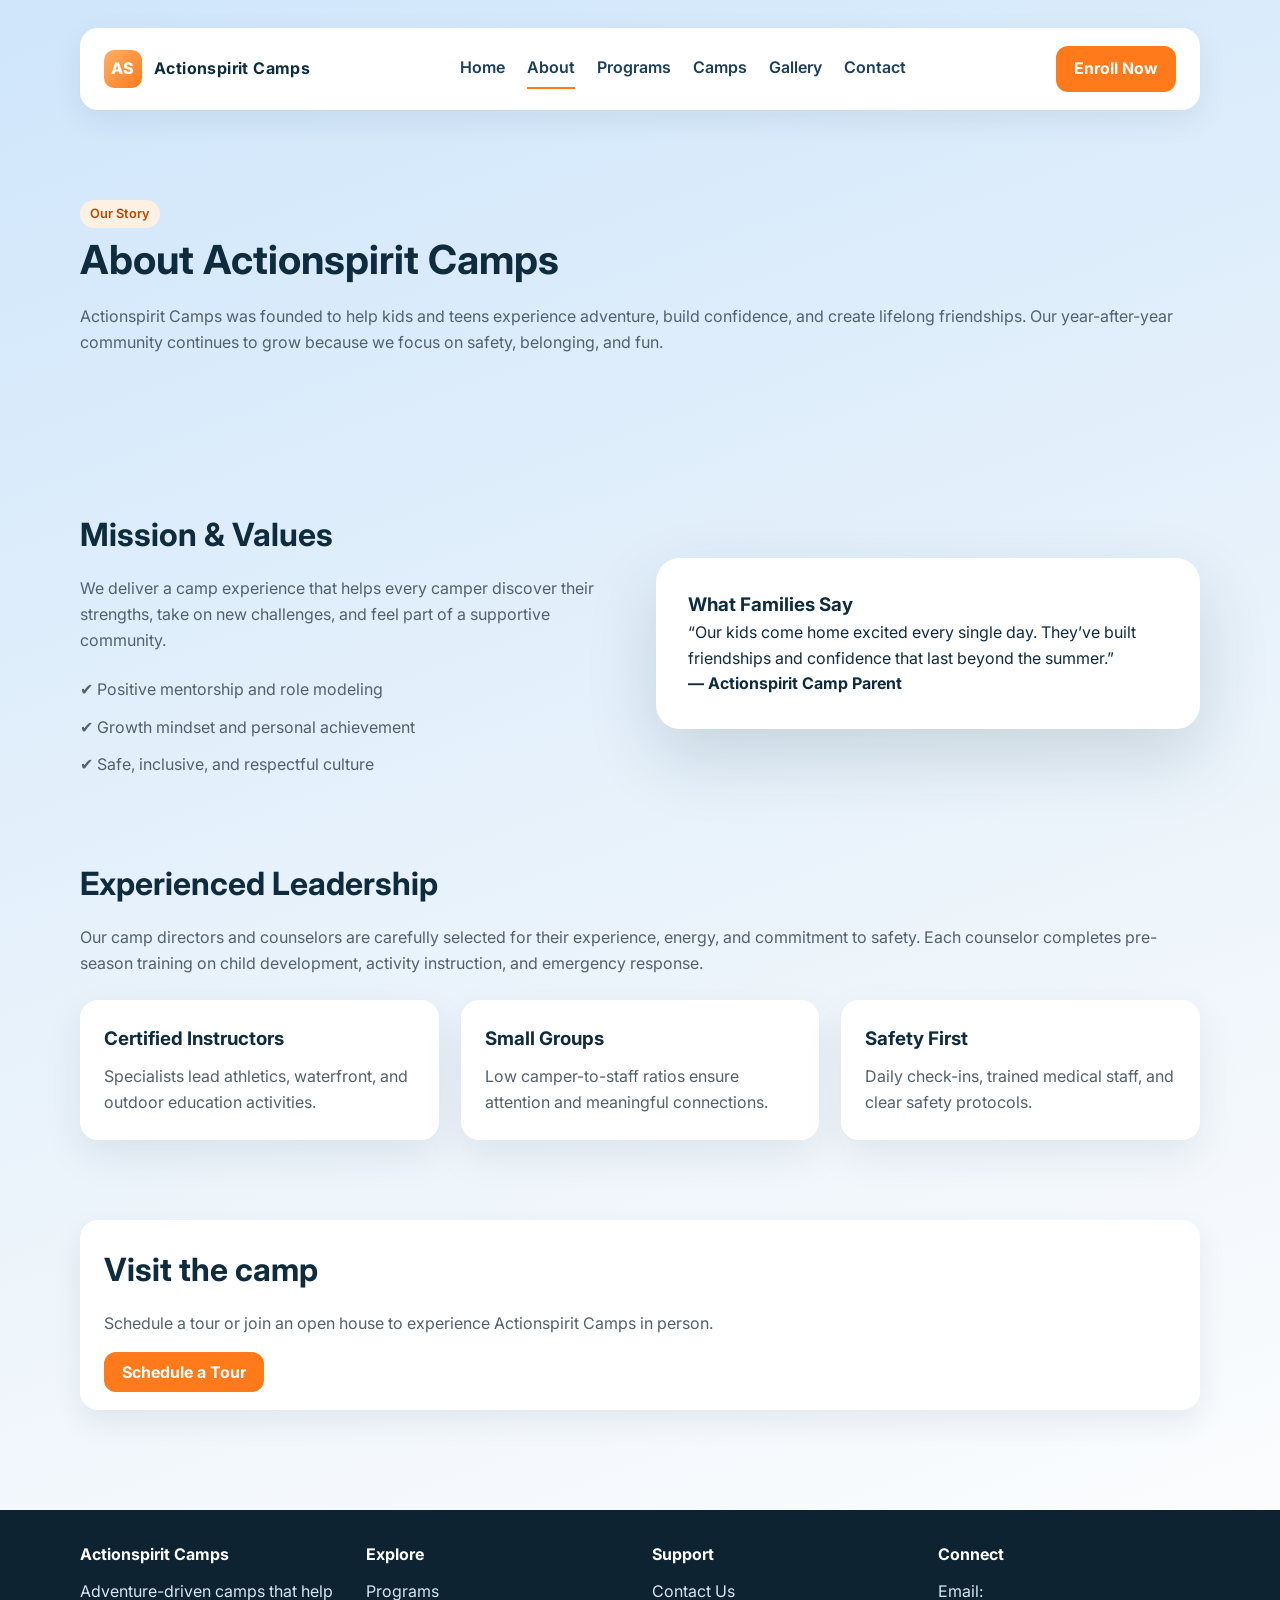
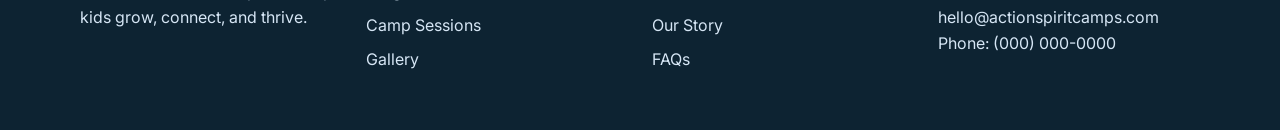
<file: about.html>
<!DOCTYPE html>
<html lang="en">
<head>
  <meta charset="UTF-8" />
  <meta name="viewport" content="width=device-width, initial-scale=1.0" />
  <title>About Actionspirit Camps</title>
  <link rel="stylesheet" href="styles.css" />
  <link rel="preconnect" href="https://fonts.googleapis.com" />
  <link rel="preconnect" href="https://fonts.gstatic.com" crossorigin />
  <link href="https://fonts.googleapis.com/css2?family=Inter:wght@400;500;600;700;800&display=swap" rel="stylesheet" />
</head>
<body data-page="about">
  <header class="header container">
    <nav class="navbar">
      <div class="brand">
        <div class="brand-mark">AS</div>
        <span>Actionspirit Camps</span>
      </div>
      <div class="nav-links">
        <a href="index.html" data-page="home">Home</a>
        <a href="about.html" data-page="about">About</a>
        <a href="programs.html" data-page="programs">Programs</a>
        <a href="camps.html" data-page="camps">Camps</a>
        <a href="gallery.html" data-page="gallery">Gallery</a>
        <a href="contact.html" data-page="contact">Contact</a>
      </div>
      <a class="cta-button" href="contact.html">Enroll Now</a>
    </nav>
  </header>

  <main class="container">
    <section class="page-hero">
      <span class="tag">Our Story</span>
      <h1>About Actionspirit Camps</h1>
      <p class="section-lead">
        Actionspirit Camps was founded to help kids and teens experience adventure, build confidence, and create lifelong
        friendships. Our year-after-year community continues to grow because we focus on safety, belonging, and fun.
      </p>
    </section>

    <section class="section split">
      <div>
        <h2 class="section-title">Mission &amp; Values</h2>
        <p class="section-lead">
          We deliver a camp experience that helps every camper discover their strengths, take on new challenges, and feel
          part of a supportive community.
        </p>
        <div class="list">
          <span>✔️ Positive mentorship and role modeling</span>
          <span>✔️ Growth mindset and personal achievement</span>
          <span>✔️ Safe, inclusive, and respectful culture</span>
        </div>
      </div>
      <div class="highlight">
        <h3>What Families Say</h3>
        <p>
          “Our kids come home excited every single day. They’ve built friendships and confidence that last beyond the
          summer.”
        </p>
        <p><strong>— Actionspirit Camp Parent</strong></p>
      </div>
    </section>

    <section class="section">
      <h2 class="section-title">Experienced Leadership</h2>
      <p class="section-lead">
        Our camp directors and counselors are carefully selected for their experience, energy, and commitment to safety.
        Each counselor completes pre-season training on child development, activity instruction, and emergency response.
      </p>
      <div class="grid-3">
        <div class="card">
          <h3>Certified Instructors</h3>
          <p>Specialists lead athletics, waterfront, and outdoor education activities.</p>
        </div>
        <div class="card">
          <h3>Small Groups</h3>
          <p>Low camper-to-staff ratios ensure attention and meaningful connections.</p>
        </div>
        <div class="card">
          <h3>Safety First</h3>
          <p>Daily check-ins, trained medical staff, and clear safety protocols.</p>
        </div>
      </div>
    </section>

    <section class="section">
      <div class="banner">
        <h2 class="section-title">Visit the camp</h2>
        <p class="section-lead">Schedule a tour or join an open house to experience Actionspirit Camps in person.</p>
        <a class="cta-button" href="contact.html">Schedule a Tour</a>
      </div>
    </section>
  </main>

  <footer class="footer">
    <div class="container footer-grid">
      <div>
        <h4>Actionspirit Camps</h4>
        <p>Adventure-driven camps that help kids grow, connect, and thrive.</p>
      </div>
      <div>
        <h4>Explore</h4>
        <a href="programs.html">Programs</a>
        <a href="camps.html">Camp Sessions</a>
        <a href="gallery.html">Gallery</a>
      </div>
      <div>
        <h4>Support</h4>
        <a href="contact.html">Contact Us</a>
        <a href="about.html">Our Story</a>
        <a href="contact.html">FAQs</a>
      </div>
      <div>
        <h4>Connect</h4>
        <p>Email: hello@actionspiritcamps.com</p>
        <p>Phone: (000) 000-0000</p>
      </div>
    </div>
  </footer>

  <script src="scripts.js"></script>
</body>
</html>
</file>
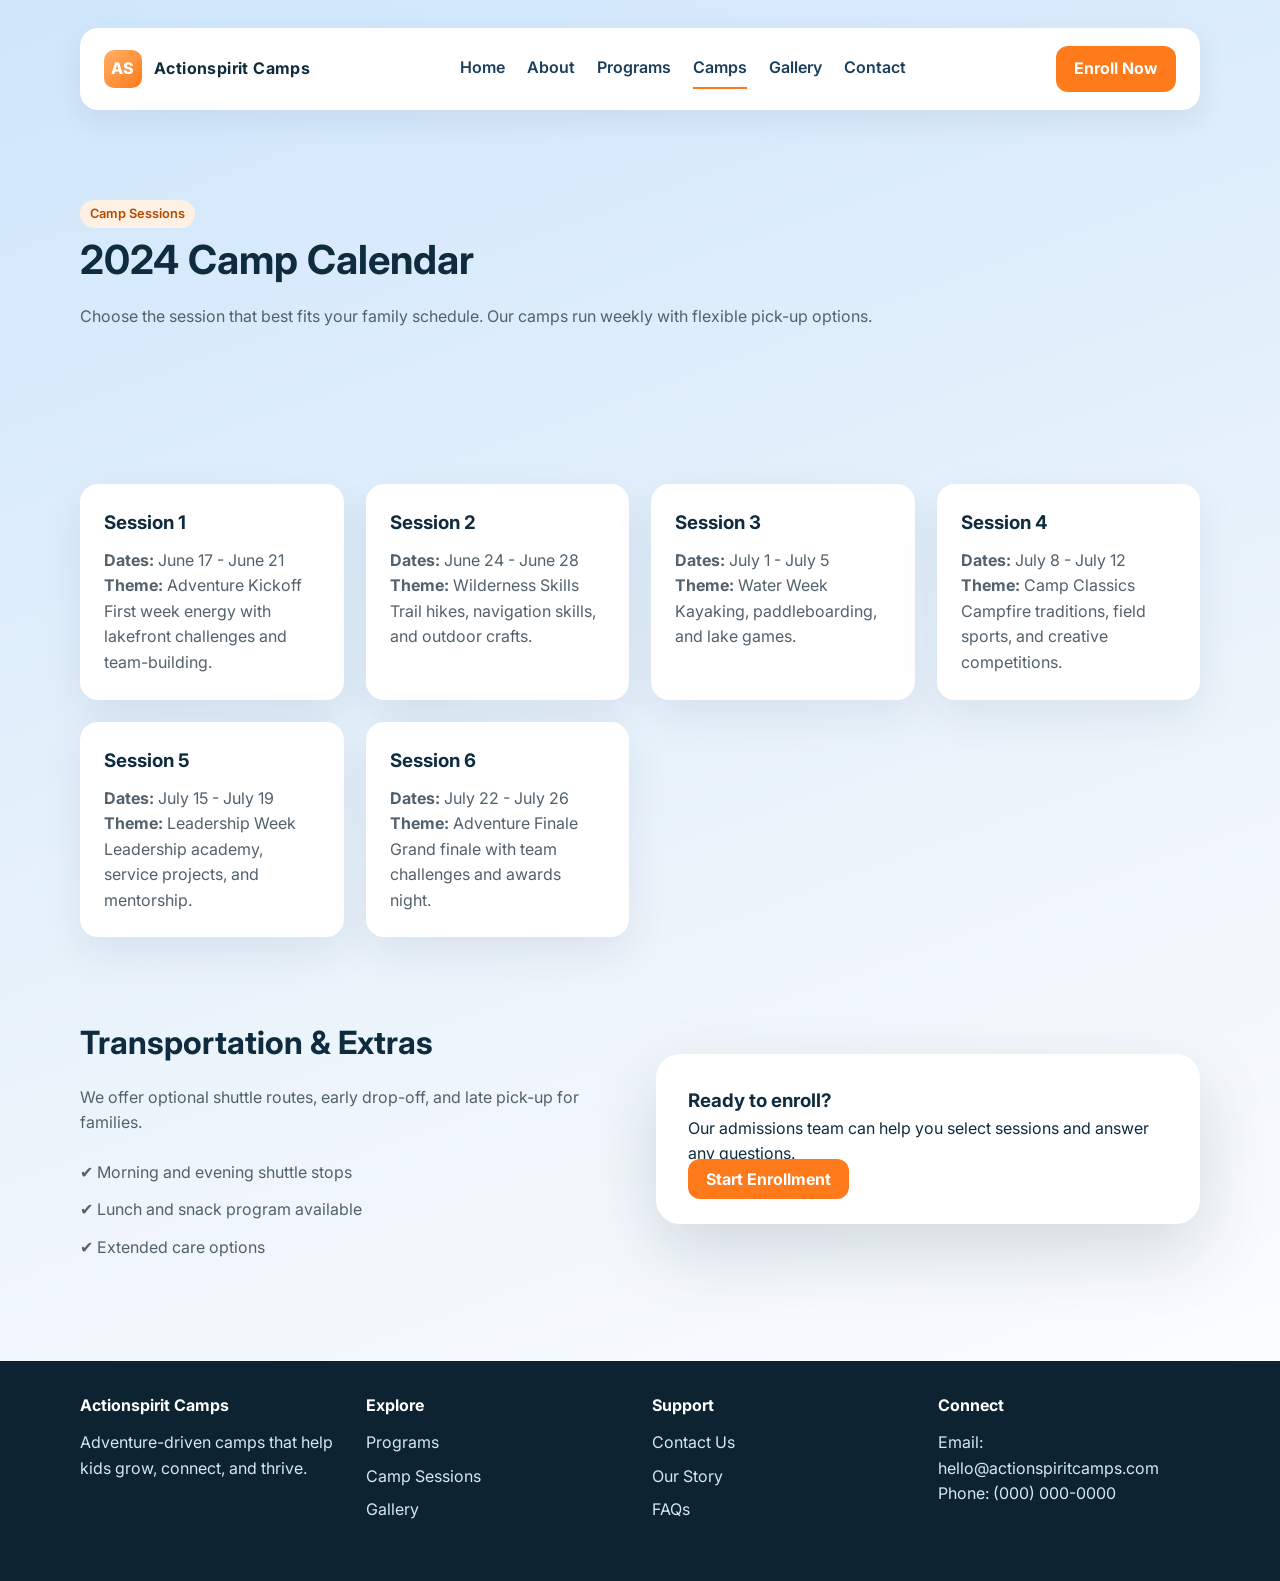
<file: camps.html>
<!DOCTYPE html>
<html lang="en">
<head>
  <meta charset="UTF-8" />
  <meta name="viewport" content="width=device-width, initial-scale=1.0" />
  <title>Camp Sessions | Actionspirit Camps</title>
  <link rel="stylesheet" href="styles.css" />
  <link rel="preconnect" href="https://fonts.googleapis.com" />
  <link rel="preconnect" href="https://fonts.gstatic.com" crossorigin />
  <link href="https://fonts.googleapis.com/css2?family=Inter:wght@400;500;600;700;800&display=swap" rel="stylesheet" />
</head>
<body data-page="camps">
  <header class="header container">
    <nav class="navbar">
      <div class="brand">
        <div class="brand-mark">AS</div>
        <span>Actionspirit Camps</span>
      </div>
      <div class="nav-links">
        <a href="index.html" data-page="home">Home</a>
        <a href="about.html" data-page="about">About</a>
        <a href="programs.html" data-page="programs">Programs</a>
        <a href="camps.html" data-page="camps">Camps</a>
        <a href="gallery.html" data-page="gallery">Gallery</a>
        <a href="contact.html" data-page="contact">Contact</a>
      </div>
      <a class="cta-button" href="contact.html">Enroll Now</a>
    </nav>
  </header>

  <main class="container">
    <section class="page-hero">
      <span class="tag">Camp Sessions</span>
      <h1>2024 Camp Calendar</h1>
      <p class="section-lead">
        Choose the session that best fits your family schedule. Our camps run weekly with flexible pick-up options.
      </p>
    </section>

    <section class="section grid-3">
      <div class="card">
        <h3>Session 1</h3>
        <p><strong>Dates:</strong> June 17 - June 21</p>
        <p><strong>Theme:</strong> Adventure Kickoff</p>
        <p>First week energy with lakefront challenges and team-building.</p>
      </div>
      <div class="card">
        <h3>Session 2</h3>
        <p><strong>Dates:</strong> June 24 - June 28</p>
        <p><strong>Theme:</strong> Wilderness Skills</p>
        <p>Trail hikes, navigation skills, and outdoor crafts.</p>
      </div>
      <div class="card">
        <h3>Session 3</h3>
        <p><strong>Dates:</strong> July 1 - July 5</p>
        <p><strong>Theme:</strong> Water Week</p>
        <p>Kayaking, paddleboarding, and lake games.</p>
      </div>
      <div class="card">
        <h3>Session 4</h3>
        <p><strong>Dates:</strong> July 8 - July 12</p>
        <p><strong>Theme:</strong> Camp Classics</p>
        <p>Campfire traditions, field sports, and creative competitions.</p>
      </div>
      <div class="card">
        <h3>Session 5</h3>
        <p><strong>Dates:</strong> July 15 - July 19</p>
        <p><strong>Theme:</strong> Leadership Week</p>
        <p>Leadership academy, service projects, and mentorship.</p>
      </div>
      <div class="card">
        <h3>Session 6</h3>
        <p><strong>Dates:</strong> July 22 - July 26</p>
        <p><strong>Theme:</strong> Adventure Finale</p>
        <p>Grand finale with team challenges and awards night.</p>
      </div>
    </section>

    <section class="section split">
      <div>
        <h2 class="section-title">Transportation &amp; Extras</h2>
        <p class="section-lead">We offer optional shuttle routes, early drop-off, and late pick-up for families.</p>
        <div class="list">
          <span>✔️ Morning and evening shuttle stops</span>
          <span>✔️ Lunch and snack program available</span>
          <span>✔️ Extended care options</span>
        </div>
      </div>
      <div class="highlight">
        <h3>Ready to enroll?</h3>
        <p>Our admissions team can help you select sessions and answer any questions.</p>
        <a class="cta-button" href="contact.html">Start Enrollment</a>
      </div>
    </section>
  </main>

  <footer class="footer">
    <div class="container footer-grid">
      <div>
        <h4>Actionspirit Camps</h4>
        <p>Adventure-driven camps that help kids grow, connect, and thrive.</p>
      </div>
      <div>
        <h4>Explore</h4>
        <a href="programs.html">Programs</a>
        <a href="camps.html">Camp Sessions</a>
        <a href="gallery.html">Gallery</a>
      </div>
      <div>
        <h4>Support</h4>
        <a href="contact.html">Contact Us</a>
        <a href="about.html">Our Story</a>
        <a href="contact.html">FAQs</a>
      </div>
      <div>
        <h4>Connect</h4>
        <p>Email: hello@actionspiritcamps.com</p>
        <p>Phone: (000) 000-0000</p>
      </div>
    </div>
  </footer>

  <script src="scripts.js"></script>
</body>
</html>
</file>
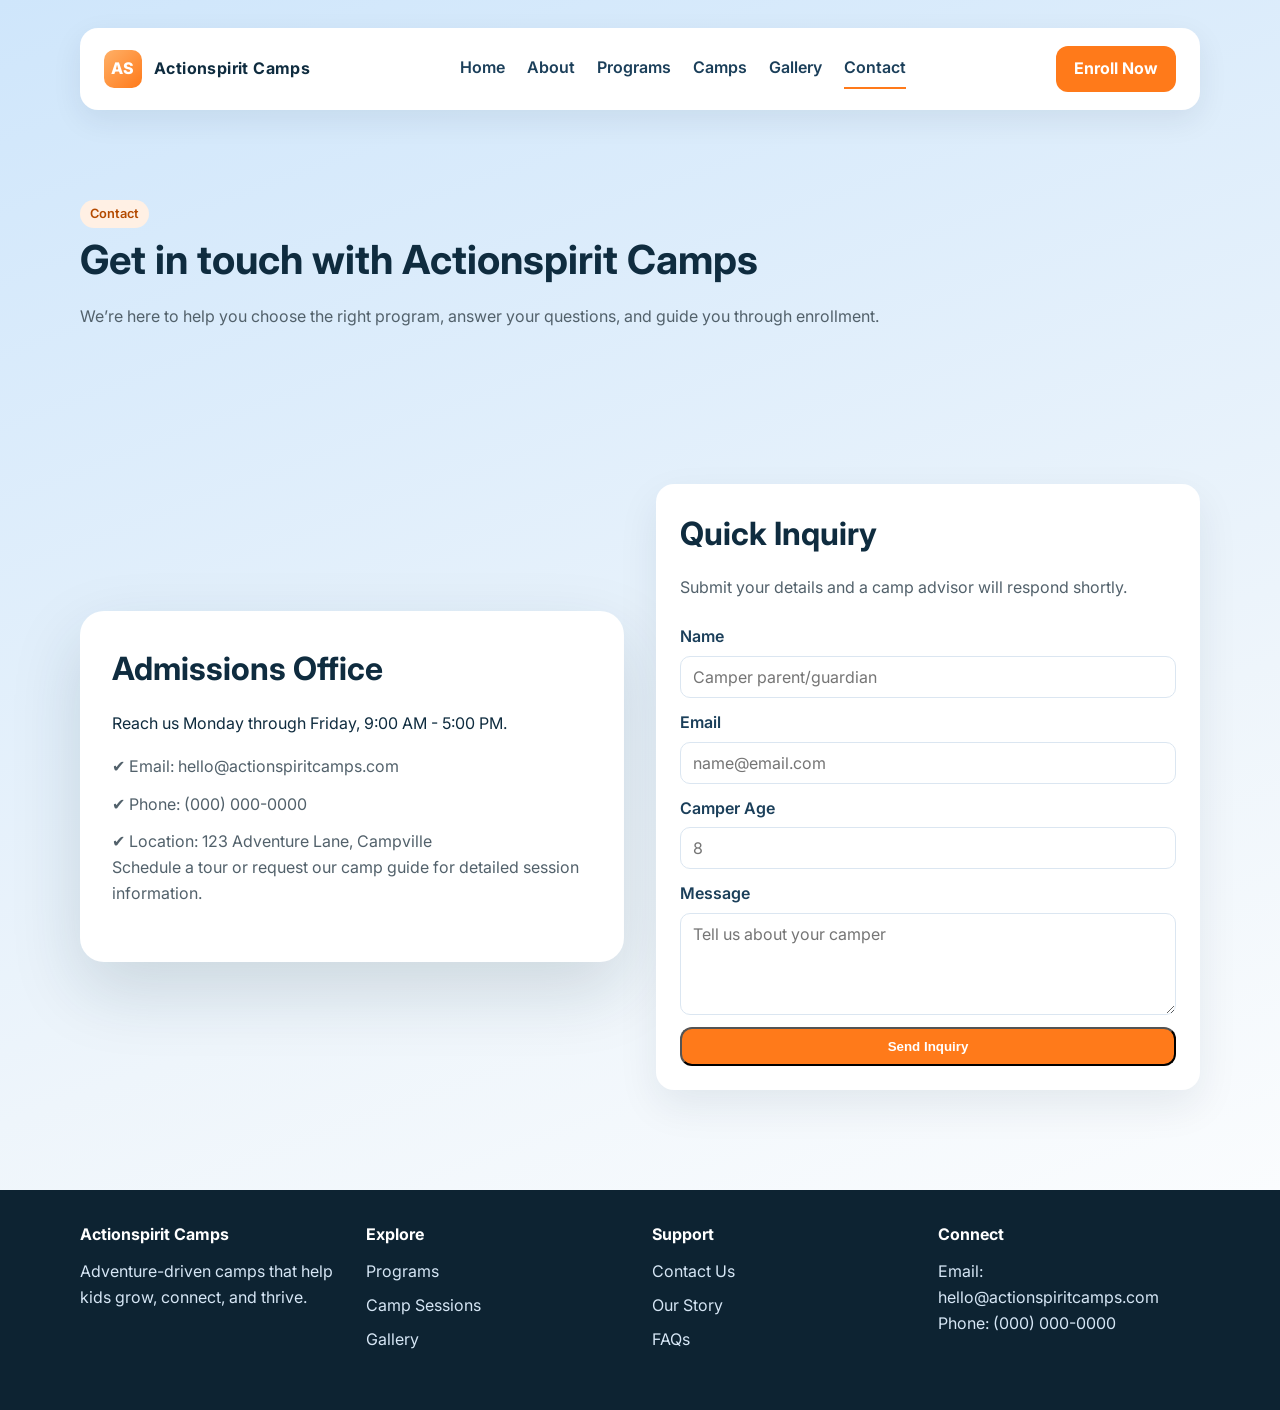
<file: contact.html>
<!DOCTYPE html>
<html lang="en">
<head>
  <meta charset="UTF-8" />
  <meta name="viewport" content="width=device-width, initial-scale=1.0" />
  <title>Contact | Actionspirit Camps</title>
  <link rel="stylesheet" href="styles.css" />
  <link rel="preconnect" href="https://fonts.googleapis.com" />
  <link rel="preconnect" href="https://fonts.gstatic.com" crossorigin />
  <link href="https://fonts.googleapis.com/css2?family=Inter:wght@400;500;600;700;800&display=swap" rel="stylesheet" />
</head>
<body data-page="contact">
  <header class="header container">
    <nav class="navbar">
      <div class="brand">
        <div class="brand-mark">AS</div>
        <span>Actionspirit Camps</span>
      </div>
      <div class="nav-links">
        <a href="index.html" data-page="home">Home</a>
        <a href="about.html" data-page="about">About</a>
        <a href="programs.html" data-page="programs">Programs</a>
        <a href="camps.html" data-page="camps">Camps</a>
        <a href="gallery.html" data-page="gallery">Gallery</a>
        <a href="contact.html" data-page="contact">Contact</a>
      </div>
      <a class="cta-button" href="contact.html">Enroll Now</a>
    </nav>
  </header>

  <main class="container">
    <section class="page-hero">
      <span class="tag">Contact</span>
      <h1>Get in touch with Actionspirit Camps</h1>
      <p class="section-lead">
        We’re here to help you choose the right program, answer your questions, and guide you through enrollment.
      </p>
    </section>

    <section class="section split">
      <div class="highlight">
        <h2 class="section-title">Admissions Office</h2>
        <p>Reach us Monday through Friday, 9:00 AM - 5:00 PM.</p>
        <div class="list">
          <span>✔️ Email: hello@actionspiritcamps.com</span>
          <span>✔️ Phone: (000) 000-0000</span>
          <span>✔️ Location: 123 Adventure Lane, Campville</span>
        </div>
        <p class="section-lead">Schedule a tour or request our camp guide for detailed session information.</p>
      </div>
      <div class="card">
        <h2 class="section-title">Quick Inquiry</h2>
        <p class="section-lead">Submit your details and a camp advisor will respond shortly.</p>
        <form class="list">
          <label>
            <span>Name</span>
            <input type="text" placeholder="Camper parent/guardian" />
          </label>
          <label>
            <span>Email</span>
            <input type="email" placeholder="name@email.com" />
          </label>
          <label>
            <span>Camper Age</span>
            <input type="text" placeholder="8" />
          </label>
          <label>
            <span>Message</span>
            <textarea rows="4" placeholder="Tell us about your camper"></textarea>
          </label>
          <button class="cta-button" type="submit">Send Inquiry</button>
        </form>
      </div>
    </section>
  </main>

  <footer class="footer">
    <div class="container footer-grid">
      <div>
        <h4>Actionspirit Camps</h4>
        <p>Adventure-driven camps that help kids grow, connect, and thrive.</p>
      </div>
      <div>
        <h4>Explore</h4>
        <a href="programs.html">Programs</a>
        <a href="camps.html">Camp Sessions</a>
        <a href="gallery.html">Gallery</a>
      </div>
      <div>
        <h4>Support</h4>
        <a href="contact.html">Contact Us</a>
        <a href="about.html">Our Story</a>
        <a href="contact.html">FAQs</a>
      </div>
      <div>
        <h4>Connect</h4>
        <p>Email: hello@actionspiritcamps.com</p>
        <p>Phone: (000) 000-0000</p>
      </div>
    </div>
  </footer>

  <script src="scripts.js"></script>
</body>
</html>
</file>
<file: styles.css>
:root {
  color-scheme: light;
  --navy: #0f2c3f;
  --deep-blue: #1b3f5a;
  --sky: #e6f1fb;
  --orange: #ff7a1a;
  --orange-dark: #e7640f;
  --white: #ffffff;
  --mist: #f7fafc;
  --slate: #52616b;
  --shadow: 0 28px 70px rgba(15, 44, 63, 0.15);
}

* {
  box-sizing: border-box;
  margin: 0;
  padding: 0;
}

body {
  font-family: "Inter", "Segoe UI", system-ui, -apple-system, sans-serif;
  color: var(--navy);
  background: linear-gradient(160deg, #cfe6fb 0%, #eef5fb 60%, #ffffff 100%);
  line-height: 1.6;
}

a {
  color: inherit;
  text-decoration: none;
}

img {
  max-width: 100%;
  display: block;
}

.container {
  width: min(1120px, 90vw);
  margin: 0 auto;
}

.header {
  padding: 28px 0 10px;
}

.navbar {
  display: flex;
  align-items: center;
  justify-content: space-between;
  background: var(--white);
  border: 2px solid rgba(255, 255, 255, 0.8);
  padding: 16px 22px;
  border-radius: 18px;
  box-shadow: 0 10px 30px rgba(15, 44, 63, 0.08);
}

.brand {
  display: flex;
  align-items: center;
  gap: 12px;
  font-weight: 700;
  letter-spacing: 0.4px;
}

.brand-mark {
  width: 38px;
  height: 38px;
  border-radius: 10px;
  background: linear-gradient(135deg, #ffb067, #ff7a1a);
  display: grid;
  place-items: center;
  color: white;
  font-weight: 800;
}

.nav-links {
  display: flex;
  gap: 22px;
  font-weight: 600;
  color: var(--deep-blue);
}

.nav-links a {
  padding: 6px 0;
  border-bottom: 2px solid transparent;
}

.nav-links a.active,
.nav-links a:hover {
  border-color: var(--orange);
}

.cta-button {
  padding: 10px 18px;
  background: var(--orange);
  color: var(--white);
  border-radius: 12px;
  font-weight: 700;
  transition: transform 0.2s ease, box-shadow 0.2s ease;
}

.cta-button:hover {
  background: var(--orange-dark);
  transform: translateY(-1px);
  box-shadow: 0 12px 30px rgba(255, 122, 26, 0.35);
}

.hero {
  margin: 28px auto 48px;
  border-radius: 28px;
  overflow: hidden;
  border: 3px solid rgba(255, 255, 255, 0.8);
  box-shadow: var(--shadow);
  background: #1b4a66 url("assets/hero.svg") center/cover no-repeat;
  min-height: 560px;
  position: relative;
}

.hero::after {
  content: "";
  position: absolute;
  inset: 0;
  background: linear-gradient(120deg, rgba(12, 32, 44, 0.55), rgba(12, 32, 44, 0.1));
}

.hero-content {
  position: relative;
  z-index: 1;
  padding: 70px 60px;
  color: var(--white);
  display: grid;
  gap: 18px;
  max-width: 560px;
}

.hero-title {
  font-size: clamp(2.8rem, 4vw, 4.2rem);
  line-height: 1.05;
  text-transform: uppercase;
  letter-spacing: 1px;
}

.hero-subtitle {
  font-size: 1.05rem;
  color: rgba(255, 255, 255, 0.85);
}

.hero-actions {
  display: flex;
  gap: 12px;
  flex-wrap: wrap;
}

.secondary-button {
  padding: 10px 18px;
  border-radius: 12px;
  border: 1px solid rgba(255, 255, 255, 0.6);
  color: var(--white);
  font-weight: 600;
}

.hero-card {
  position: absolute;
  right: 60px;
  bottom: 40px;
  background: rgba(255, 255, 255, 0.95);
  color: var(--navy);
  padding: 18px;
  border-radius: 20px;
  width: 240px;
  box-shadow: 0 18px 40px rgba(11, 34, 52, 0.3);
}

.hero-card img {
  border-radius: 14px;
  margin-top: 12px;
}

.section {
  padding: 40px 0;
}

.section-title {
  font-size: 2rem;
  margin-bottom: 16px;
}

.section-lead {
  color: var(--slate);
  margin-bottom: 24px;
}

.grid-3 {
  display: grid;
  grid-template-columns: repeat(auto-fit, minmax(220px, 1fr));
  gap: 22px;
}

.card {
  background: var(--white);
  padding: 24px;
  border-radius: 18px;
  box-shadow: 0 16px 40px rgba(15, 44, 63, 0.08);
}

.card h3 {
  margin-bottom: 10px;
}

.card p {
  color: var(--slate);
}

.media-card {
  display: grid;
  gap: 16px;
}

.media-card img {
  border-radius: 14px;
}

.split {
  display: grid;
  grid-template-columns: repeat(auto-fit, minmax(280px, 1fr));
  gap: 32px;
  align-items: center;
}

.highlight {
  background: var(--white);
  padding: 32px;
  border-radius: 24px;
  box-shadow: var(--shadow);
}

.list {
  display: grid;
  gap: 12px;
  margin-top: 18px;
  color: var(--slate);
}

.list span {
  display: inline-flex;
  align-items: center;
  gap: 10px;
}

form.list label {
  display: grid;
  gap: 6px;
  font-weight: 600;
  color: var(--deep-blue);
}

input,
textarea {
  padding: 10px 12px;
  border-radius: 10px;
  border: 1px solid #dbe6f1;
  font-family: inherit;
  font-size: 1rem;
}

input:focus,
textarea:focus {
  outline: none;
  border-color: var(--orange);
  box-shadow: 0 0 0 3px rgba(255, 122, 26, 0.2);
}

.footer {
  margin-top: 60px;
  padding: 32px 0 50px;
  background: #0d2332;
  color: #d6e6f5;
}

.footer-grid {
  display: grid;
  grid-template-columns: repeat(auto-fit, minmax(200px, 1fr));
  gap: 24px;
}

.footer h4 {
  margin-bottom: 12px;
  color: #ffffff;
}

.footer a {
  color: inherit;
  display: block;
  margin-bottom: 8px;
}

.hero-card h4 {
  font-size: 1.1rem;
  margin-bottom: 6px;
}

.tag {
  display: inline-flex;
  align-items: center;
  gap: 8px;
  padding: 4px 10px;
  background: #fff0e4;
  color: #b44a00;
  border-radius: 999px;
  font-size: 0.8rem;
  font-weight: 600;
}

.page-hero {
  margin: 20px auto 30px;
  padding: 60px 0;
}

.page-hero h1 {
  font-size: 2.5rem;
  margin-bottom: 12px;
}

.banner {
  background: var(--white);
  border-radius: 18px;
  padding: 24px;
  box-shadow: 0 12px 30px rgba(15, 44, 63, 0.08);
}

@media (max-width: 900px) {
  .nav-links {
    display: none;
  }

  .hero {
    min-height: 620px;
  }

  .hero-card {
    position: relative;
    width: auto;
    right: auto;
    bottom: auto;
    margin: 24px 60px 0;
  }
}

@media (max-width: 600px) {
  .navbar {
    flex-direction: column;
    align-items: flex-start;
    gap: 12px;
  }

  .hero-content {
    padding: 40px 30px;
  }

  .hero-card {
    margin: 20px 30px 40px;
  }
}
</file>
